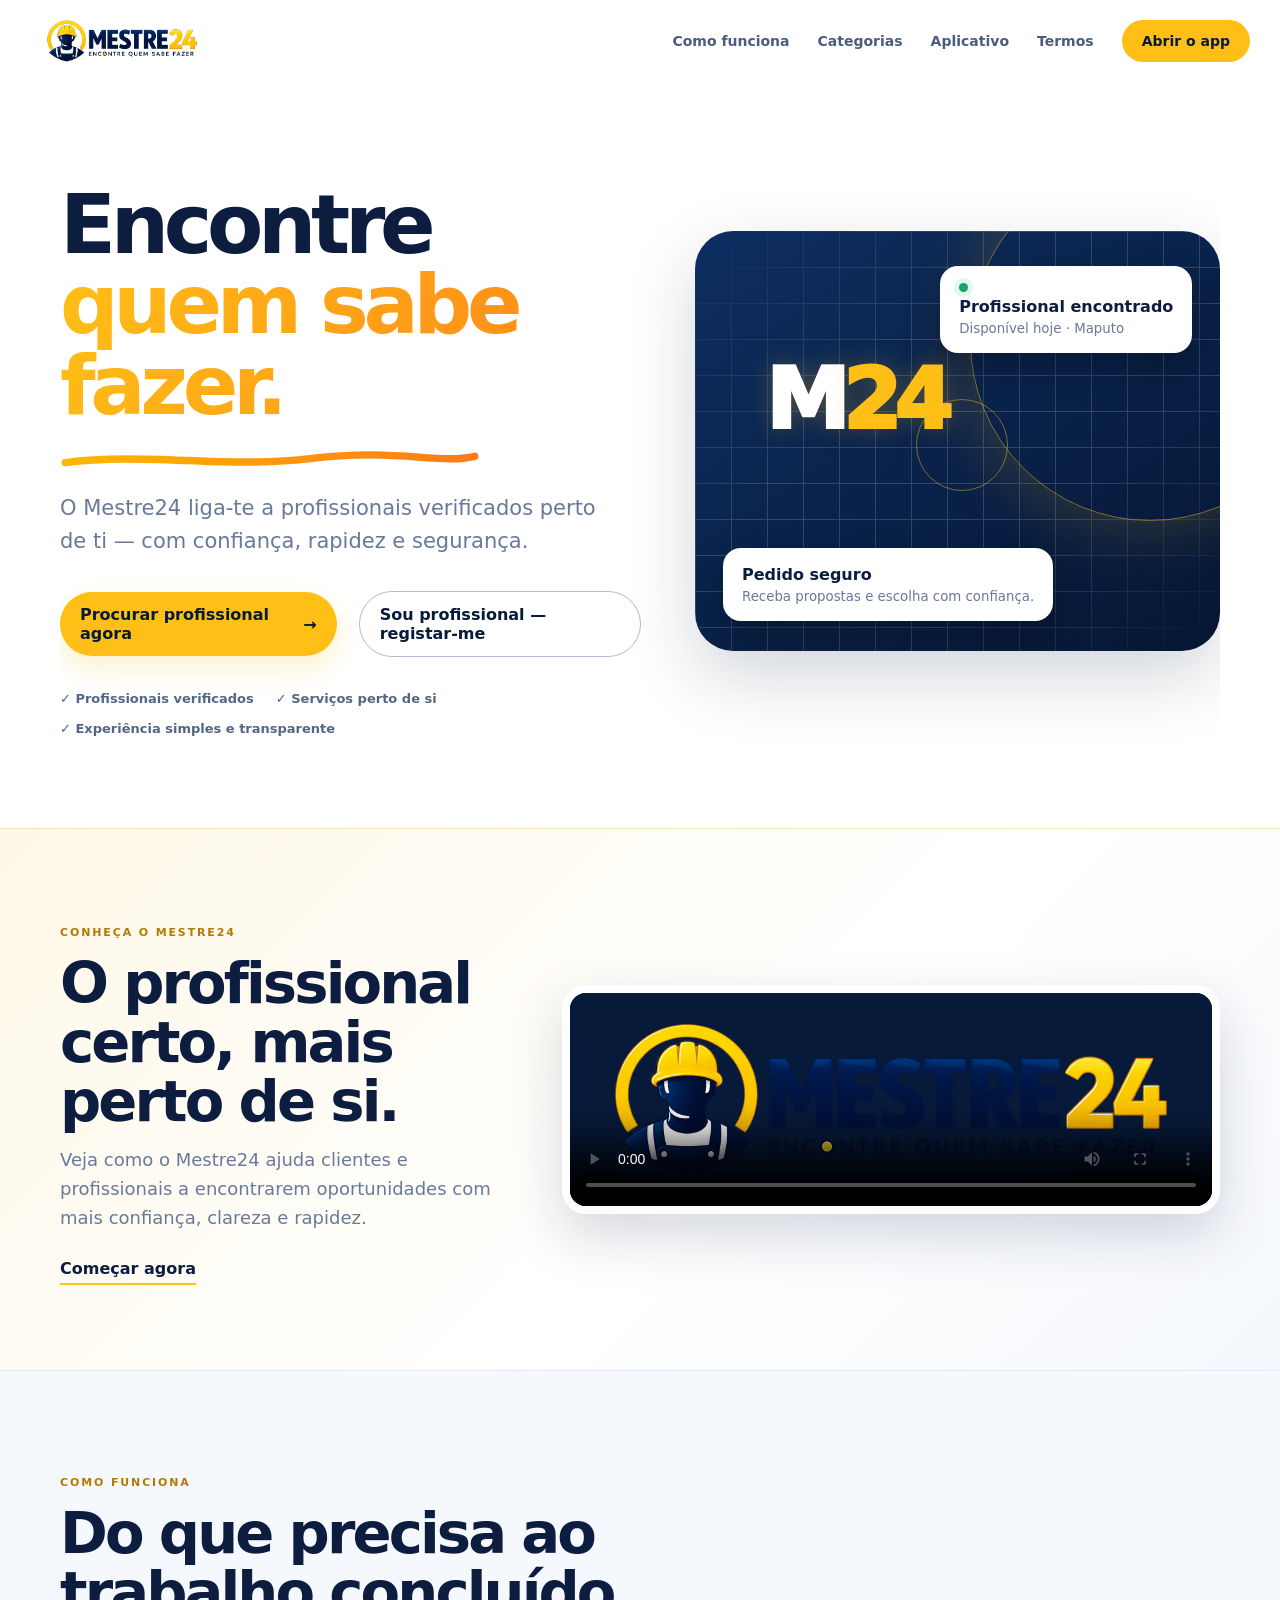
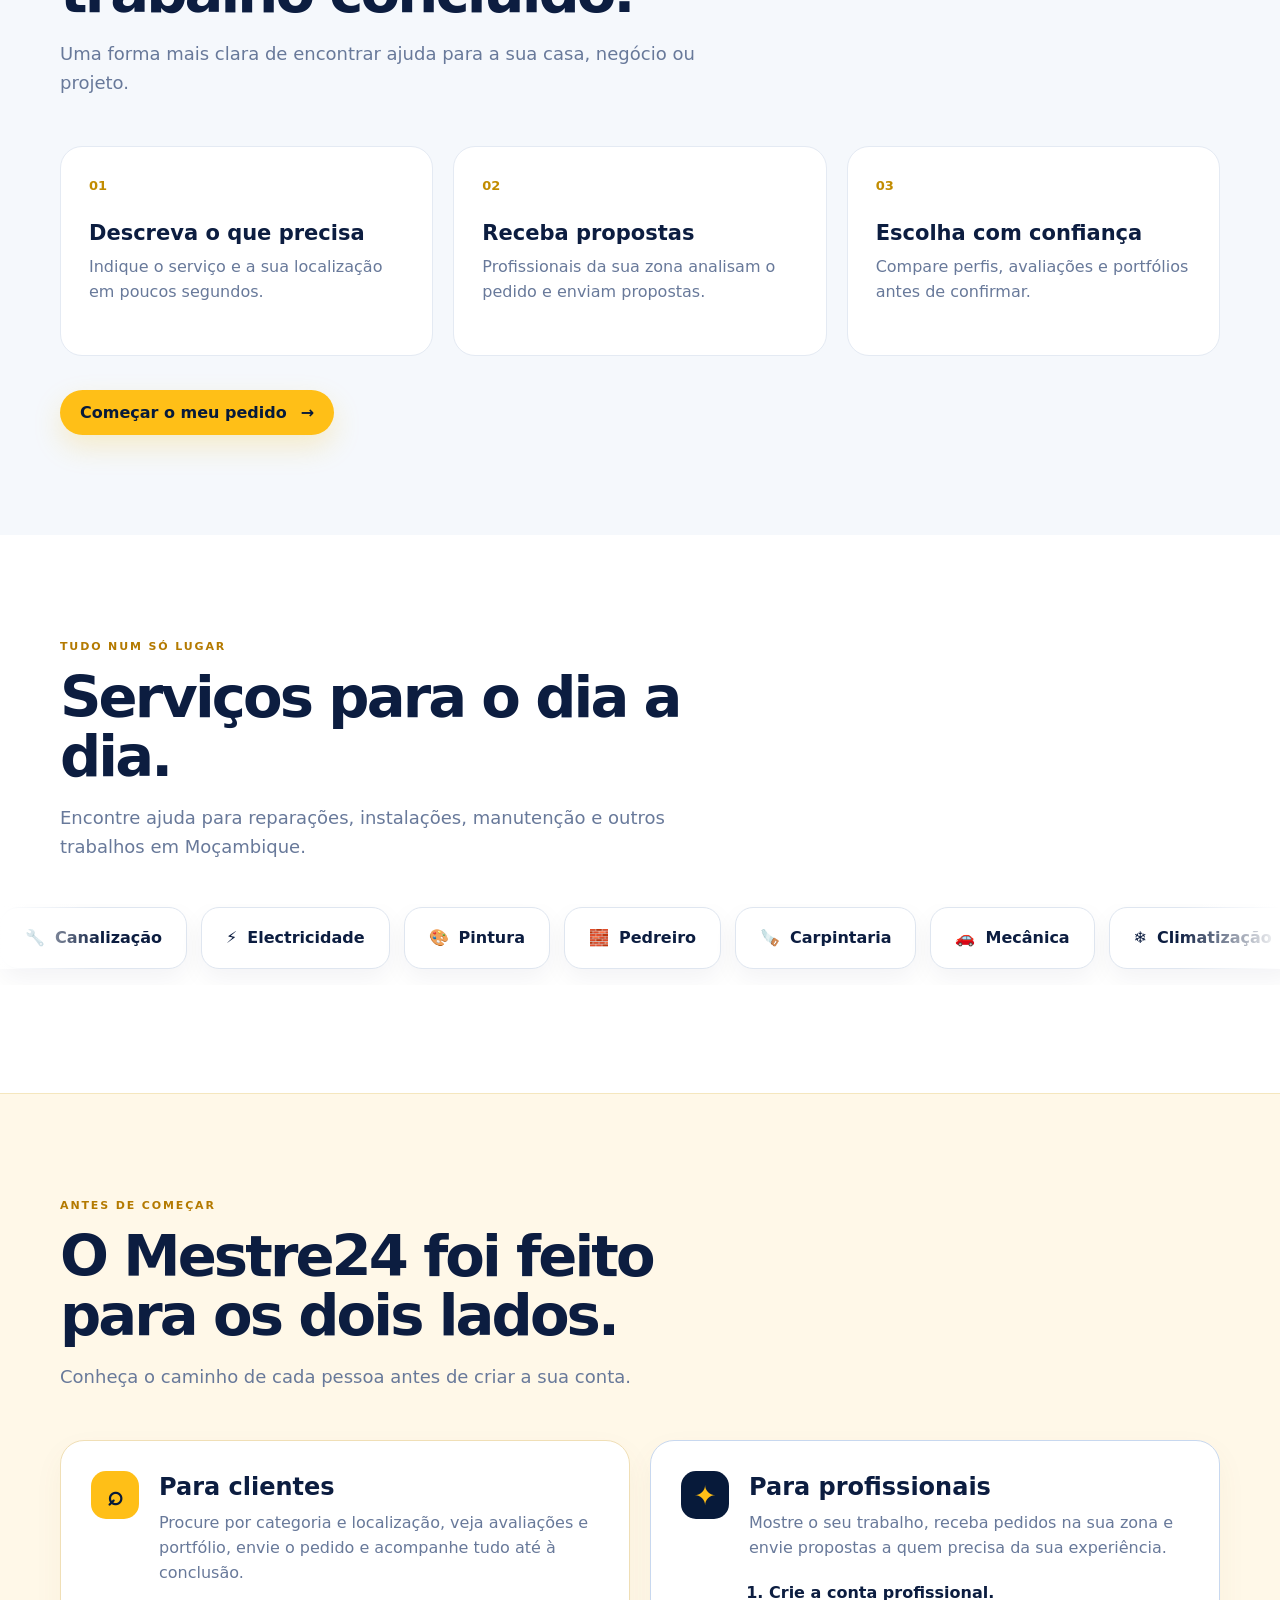
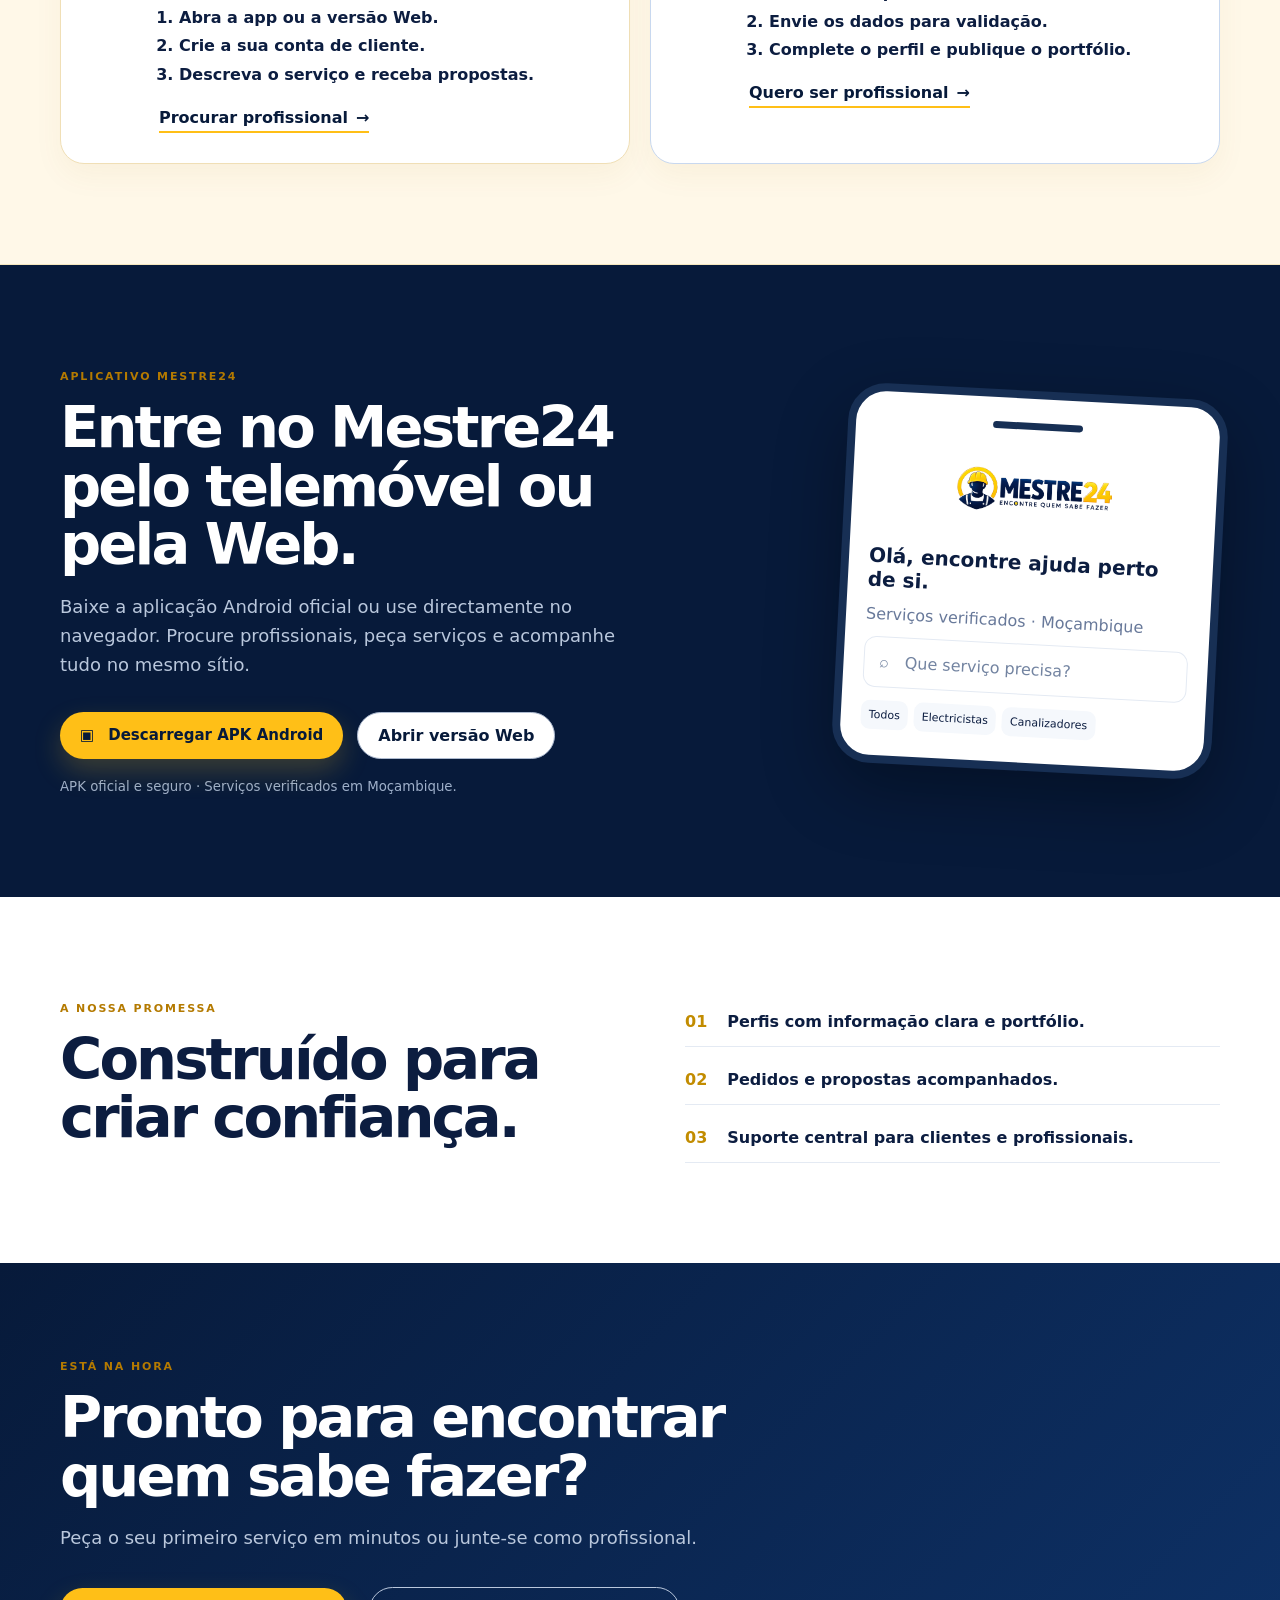
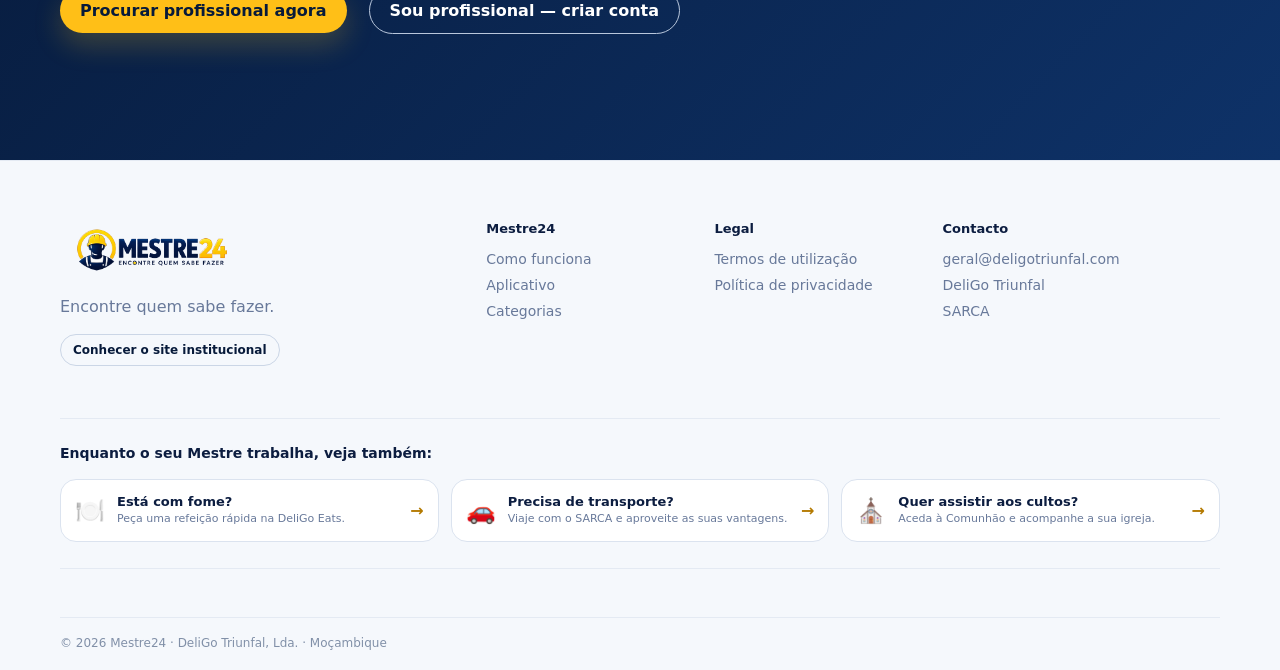
<file: index.html>
<!doctype html>
<html lang="pt-MZ">
  <head>
    <meta charset="UTF-8" />
    <meta name="viewport" content="width=device-width, initial-scale=1.0" />
    <meta name="description" content="Mestre24 conecta clientes a profissionais de confiança em Moçambique." />
    <meta name="theme-color" content="#071a3a" />
    <title>Mestre24 — Encontre quem sabe fazer</title>
    <link rel="icon" href="assets/logo-mestre24.png" />
    <link rel="stylesheet" href="styles.css" />
    <link rel="stylesheet" href="hero-animations.css" />
  </head>
  <body>
    <header class="site-header">
      <a class="brand" href="index.html" aria-label="Mestre24 início"><img src="assets/logo-mestre24.png" alt="Mestre24" /></a>
      <button class="menu-toggle" aria-label="Abrir menu" aria-expanded="false">☰</button>
      <nav class="nav-links" aria-label="Navegação principal">
        <a href="#como-funciona">Como funciona</a><a href="#categorias">Categorias</a><a href="#app">Aplicativo</a><a href="termos.html">Termos</a>
        <a class="nav-cta" href="app2/?mode=login">Abrir o app</a>
      </nav>
    </header>

    <main>
      <section class="hero section-shell hero-animated">
        <div class="hero-copy hero-content"><span class="eyebrow eyebrow-anim hero-reveal">MOÇAMBIQUE · SERVIÇOS LOCAIS</span><h1 class="hero-title hero-reveal">Encontre <span class="hl">quem sabe fazer.</span></h1><svg class="brush" viewBox="0 0 400 20" aria-hidden="true"><defs><linearGradient id="brushGrad" x1="0" x2="1"><stop offset="0" stop-color="#ffb703"/><stop offset="1" stop-color="#ff7a18"/></linearGradient></defs><path d="M5 12 C80 2, 160 18, 240 8 S360 14, 395 6"/></svg><p class="hero-lead hero-reveal">O Mestre24 liga-te a profissionais verificados perto de ti — com confiança, rapidez e segurança.</p><div class="hero-actions hero-reveal"><a class="button button-gold" href="app2/?mode=client-signup">Procurar profissional agora <span>→</span></a><a class="button button-outline" href="app2/?mode=professional-signup">Sou profissional — registar-me</a></div><div class="hero-proof hero-reveal"><span>✓ Profissionais verificados</span><span>✓ Serviços perto de si</span><span>✓ Experiência simples e transparente</span></div></div>
        <div class="hero-card hero-content"><div class="hero-grid-lines" aria-hidden="true"></div><div class="orb"></div><div class="hero-pulse"></div><div class="mini-card top"><span class="status-dot"></span><strong>Profissional encontrado</strong><small>Disponível hoje · Maputo</small></div><div class="worker-mark">M<span>24</span></div><div class="mini-card bottom"><strong>Pedido seguro</strong><small>Receba propostas e escolha com confiança.</small></div></div>
      </section>

      <section class="vinheta-section"><div class="section-shell vinheta-grid"><div class="vinheta-copy"><span class="eyebrow">CONHEÇA O MESTRE24</span><h2>O profissional certo, mais perto de si.</h2><p>Veja como o Mestre24 ajuda clientes e profissionais a encontrarem oportunidades com mais confiança, clareza e rapidez.</p><a class="text-link" href="#app">Começar agora</a></div><div class="vinheta-frame"><video controls preload="metadata" playsinline poster="assets/logo-mestre24.png" aria-label="Vídeo de apresentação do Mestre24"><source src="assets/mestre24-vinheta-premium.mp4" type="video/mp4" /><p>Não foi possível reproduzir o vídeo neste navegador. <a href="assets/mestre24-vinheta-premium.mp4">Abrir o vídeo directamente</a>.</p></video></div></div></section>

      <section id="como-funciona" class="light-section"><div class="section-shell"><div class="section-heading"><span class="eyebrow">COMO FUNCIONA</span><h2>Do que precisa ao trabalho concluído.</h2><p>Uma forma mais clara de encontrar ajuda para a sua casa, negócio ou projeto.</p></div><div class="steps"><article><b>01</b><h3>Descreva o que precisa</h3><p>Indique o serviço e a sua localização em poucos segundos.</p></article><article><b>02</b><h3>Receba propostas</h3><p>Profissionais da sua zona analisam o pedido e enviam propostas.</p></article><article><b>03</b><h3>Escolha com confiança</h3><p>Compare perfis, avaliações e portfólios antes de confirmar.</p></article></div><a class="button button-gold section-cta" href="app2/?mode=client-signup">Começar o meu pedido <span>→</span></a></div></section>

      <section id="categorias" class="categories"><div class="section-shell"><div class="section-heading"><span class="eyebrow">TUDO NUM SÓ LUGAR</span><h2>Serviços para o dia a dia.</h2><p>Encontre ajuda para reparações, instalações, manutenção e outros trabalhos em Moçambique.</p></div></div><div class="service-marquee" aria-label="Categorias de serviços"><div class="service-track"><div class="service-set"><span class="service-chip">🔧 <b>Canalização</b></span><span class="service-chip">⚡ <b>Electricidade</b></span><span class="service-chip">🎨 <b>Pintura</b></span><span class="service-chip">🧱 <b>Pedreiro</b></span><span class="service-chip">🪚 <b>Carpintaria</b></span><span class="service-chip">🚗 <b>Mecânica</b></span><span class="service-chip">❄️ <b>Climatização</b></span><span class="service-chip">✦ <b>E muito mais</b></span></div><div class="service-set" aria-hidden="true"><span class="service-chip">🔧 <b>Canalização</b></span><span class="service-chip">⚡ <b>Electricidade</b></span><span class="service-chip">🎨 <b>Pintura</b></span><span class="service-chip">🧱 <b>Pedreiro</b></span><span class="service-chip">🪚 <b>Carpintaria</b></span><span class="service-chip">🚗 <b>Mecânica</b></span><span class="service-chip">❄️ <b>Climatização</b></span><span class="service-chip">✦ <b>E muito mais</b></span></div></div></div></section>

      <section class="audience-section"><div class="section-shell"><div class="section-heading"><span class="eyebrow">ANTES DE COMEÇAR</span><h2>O Mestre24 foi feito para os dois lados.</h2><p>Conheça o caminho de cada pessoa antes de criar a sua conta.</p></div><div class="audience-grid"><article class="audience-card"><div class="audience-icon">⌕</div><div><h3>Para clientes</h3><p>Procure por categoria e localização, veja avaliações e portfólio, envie o pedido e acompanhe tudo até à conclusão.</p><ol><li>Abra a app ou a versão Web.</li><li>Crie a sua conta de cliente.</li><li>Descreva o serviço e receba propostas.</li></ol><a class="card-link" href="app2/?mode=client-signup">Procurar profissional <span>→</span></a></div></article><article class="audience-card professional"><div class="audience-icon">✦</div><div><h3>Para profissionais</h3><p>Mostre o seu trabalho, receba pedidos na sua zona e envie propostas a quem precisa da sua experiência.</p><ol><li>Crie a conta profissional.</li><li>Envie os dados para validação.</li><li>Complete o perfil e publique o portfólio.</li></ol><a class="card-link" href="app2/?mode=professional-signup">Quero ser profissional <span>→</span></a></div></article></div></div></section>

      <section id="app" class="app-section"><div class="section-shell app-grid"><div><span class="eyebrow">APLICATIVO MESTRE24</span><h2>Entre no Mestre24 pelo telemóvel ou pela Web.</h2><p>Baixe a aplicação Android oficial ou use directamente no navegador. Procure profissionais, peça serviços e acompanhe tudo no mesmo sítio.</p><div class="store-buttons"><a class="button button-gold download-button" href="app-release.apk"><span aria-hidden="true">▣</span> Descarregar APK Android</a><a class="button button-outline" href="app2/?mode=login">Abrir versão Web</a></div><small class="download-note">APK oficial e seguro · Serviços verificados em Moçambique.</small></div><div class="phone"><div class="phone-top"></div><img src="assets/logo-mestre24.png" alt="Aplicativo Mestre24" /><strong>Olá, encontre ajuda perto de si.</strong><span>Serviços verificados · Moçambique</span><div class="phone-search">⌕ &nbsp; Que serviço precisa?</div><div class="phone-row"><i>Todos</i><i>Electricistas</i><i>Canalizadores</i></div></div></div></section>

      <section class="trust section-shell"><div><span class="eyebrow">A NOSSA PROMESSA</span><h2>Construído para criar confiança.</h2></div><div class="trust-list"><p><strong>01</strong><span>Perfis com informação clara e portfólio.</span></p><p><strong>02</strong><span>Pedidos e propostas acompanhados.</span></p><p><strong>03</strong><span>Suporte central para clientes e profissionais.</span></p></div></section><section class="final-cta"><div class="section-shell"><span class="eyebrow">ESTÁ NA HORA</span><h2>Pronto para encontrar quem sabe fazer?</h2><p>Peça o seu primeiro serviço em minutos ou junte-se como profissional.</p><div class="hero-actions"><a class="button button-gold" href="app2/?mode=client-signup">Procurar profissional agora</a><a class="button button-outline" href="app2/?mode=professional-signup">Sou profissional — criar conta</a></div></div></section>
    </main>
    <footer><div class="section-shell footer-grid"><div><a class="brand" href="index.html"><img src="assets/logo-mestre24.png" alt="Mestre24" /></a><p>Encontre quem sabe fazer.</p><a class="institutional-link" href="https://www.deligotriunfal.site" target="_blank" rel="noreferrer">Conhecer o site institucional</a></div><div><strong>Mestre24</strong><a href="#como-funciona">Como funciona</a><a href="#app">Aplicativo</a><a href="#categorias">Categorias</a></div><div><strong>Legal</strong><a href="termos.html">Termos de utilização</a><a href="privacidade.html">Política de privacidade</a></div><div><strong>Contacto</strong><a href="mailto:geral@deligotriunfal.com">geral@deligotriunfal.com</a><a href="https://www.deligotriunfal.site" target="_blank" rel="noreferrer">DeliGo Triunfal</a><a href="https://www.sarca.com" target="_blank" rel="noreferrer">SARCA</a></div></div><div class="section-shell partner-links"><p><strong>Enquanto o seu Mestre trabalha, veja também:</strong></p><div class="partner-grid"><a href="https://www.deligoeats.com" target="_blank" rel="noreferrer"><span>🍽️</span><span><b>Está com fome?</b><small>Peça uma refeição rápida na DeliGo Eats.</small></span><em>→</em></a><a href="https://www.sarca.com" target="_blank" rel="noreferrer"><span>🚗</span><span><b>Precisa de transporte?</b><small>Viaje com o SARCA e aproveite as suas vantagens.</small></span><em>→</em></a><a href="https://www.comunhao.com" target="_blank" rel="noreferrer"><span>⛪</span><span><b>Quer assistir aos cultos?</b><small>Aceda à Comunhão e acompanhe a sua igreja.</small></span><em>→</em></a></div></div><div class="section-shell copyright">© 2026 Mestre24 · DeliGo Triunfal, Lda. · Moçambique</div></footer>
    <script src="script.js"></script>
  </body>
</html>
</file>
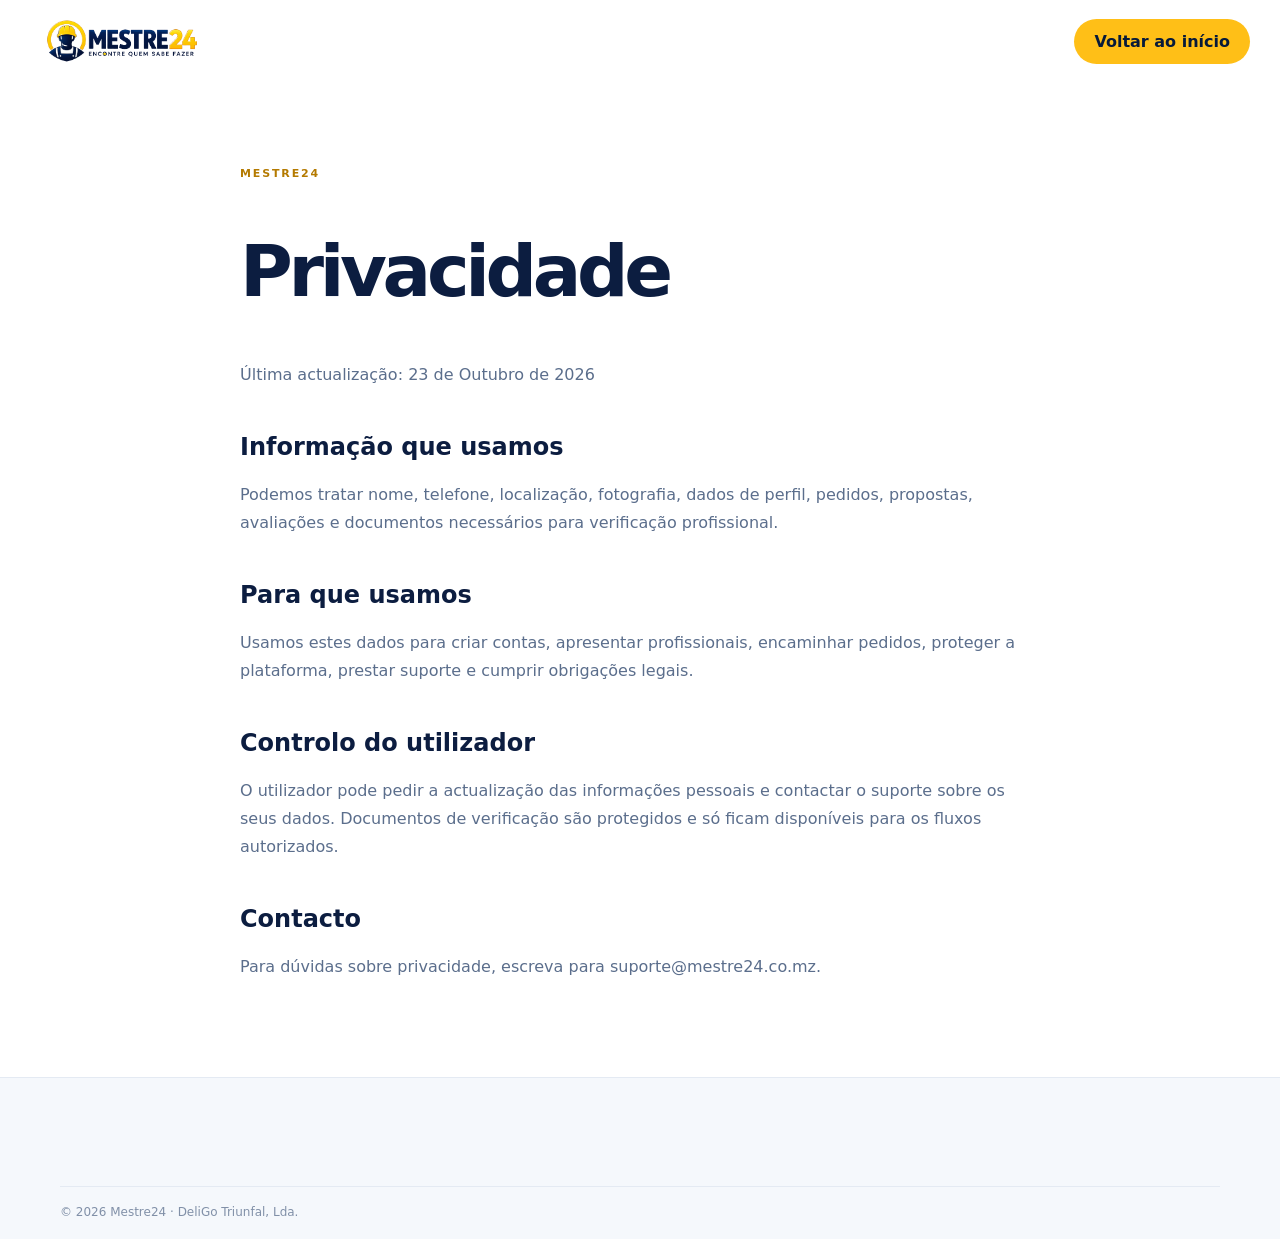
<file: privacidade.html>
<!doctype html><html lang="pt-MZ"><head><meta charset="UTF-8"><meta name="viewport" content="width=device-width,initial-scale=1"><title>Privacidade · Mestre24</title><link rel="stylesheet" href="styles.css"></head><body><header class="site-header"><a class="brand" href="index.html"><img src="assets/logo-mestre24.png" alt="Mestre24"></a><a class="nav-cta" href="index.html">Voltar ao início</a></header><main class="section-shell legal"><span class="eyebrow">MESTRE24</span><h1>Privacidade</h1><p>Última actualização: 23 de Outubro de 2026</p><h2>Informação que usamos</h2><p>Podemos tratar nome, telefone, localização, fotografia, dados de perfil, pedidos, propostas, avaliações e documentos necessários para verificação profissional.</p><h2>Para que usamos</h2><p>Usamos estes dados para criar contas, apresentar profissionais, encaminhar pedidos, proteger a plataforma, prestar suporte e cumprir obrigações legais.</p><h2>Controlo do utilizador</h2><p>O utilizador pode pedir a actualização das informações pessoais e contactar o suporte sobre os seus dados. Documentos de verificação são protegidos e só ficam disponíveis para os fluxos autorizados.</p><h2>Contacto</h2><p>Para dúvidas sobre privacidade, escreva para <a href="mailto:suporte@mestre24.co.mz">suporte@mestre24.co.mz</a>.</p></main><footer><div class="section-shell copyright">© 2026 Mestre24 · DeliGo Triunfal, Lda.</div></footer></body></html>
</file>
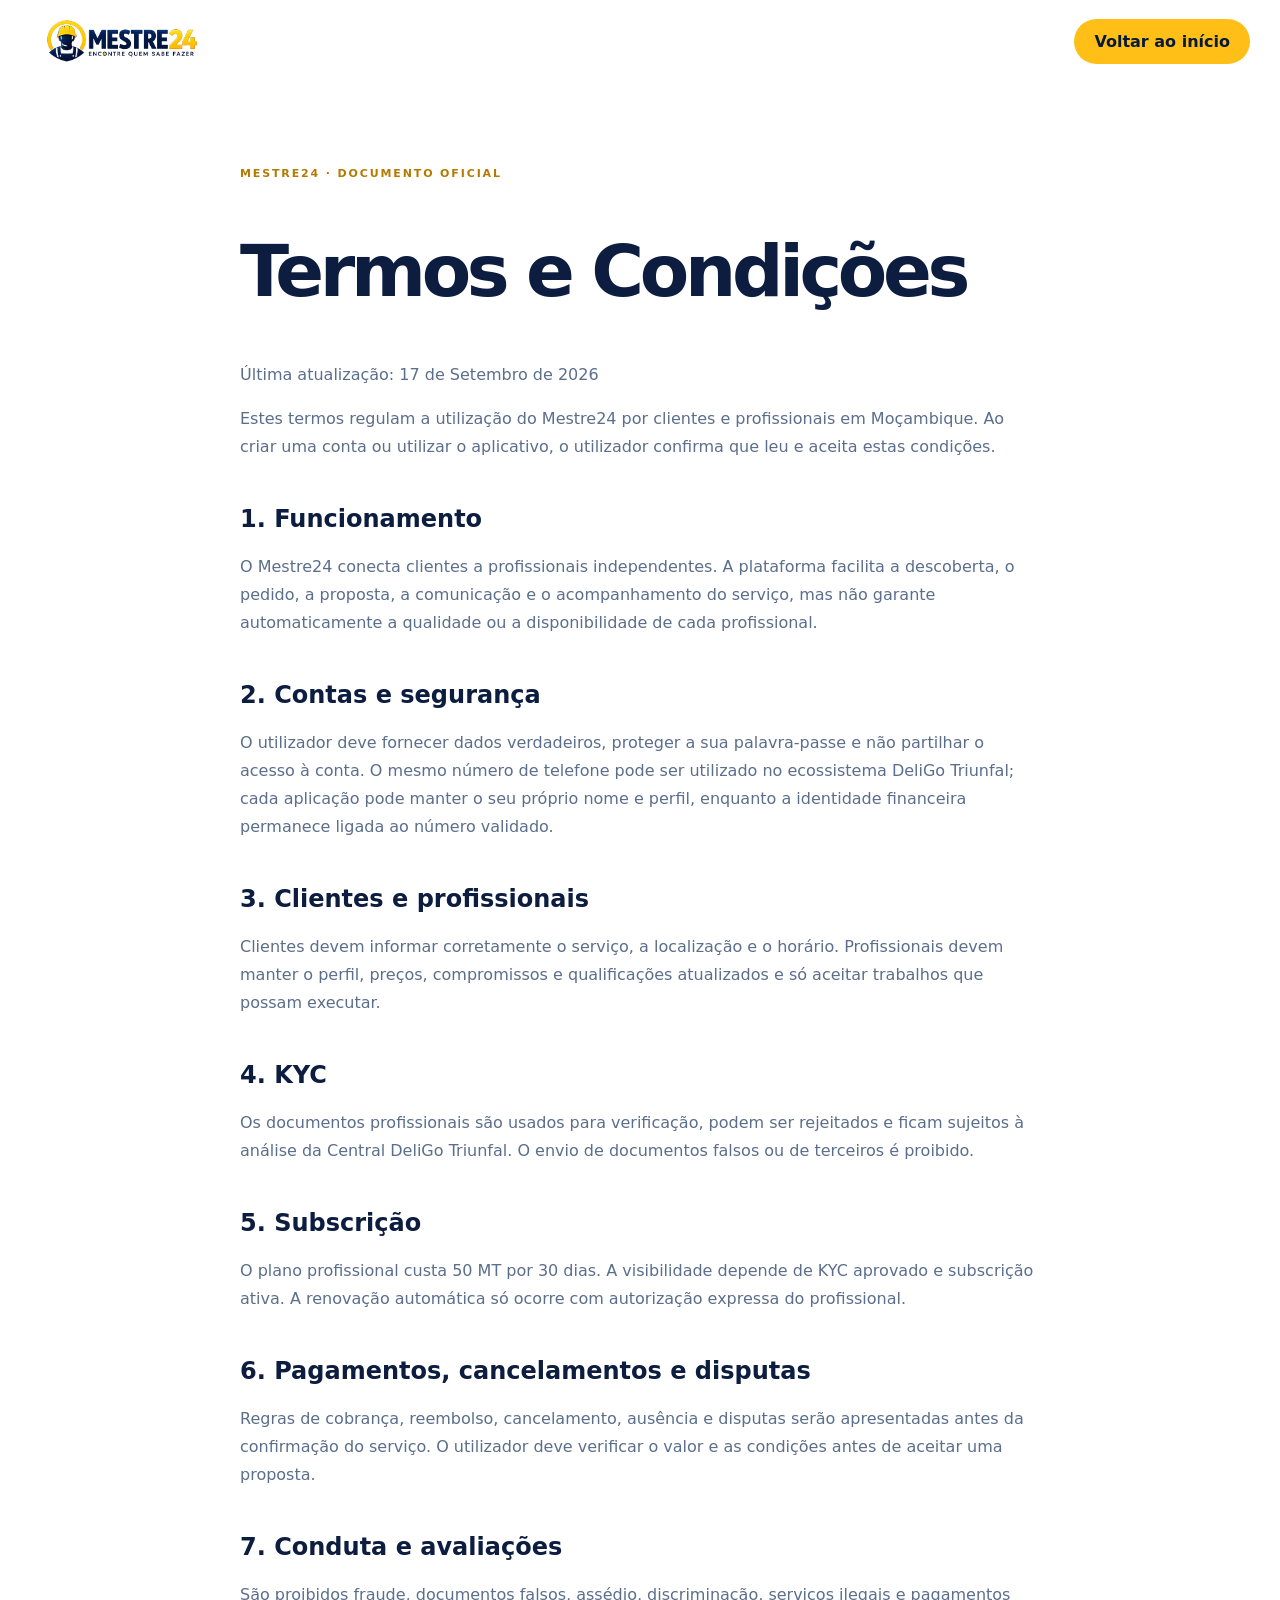
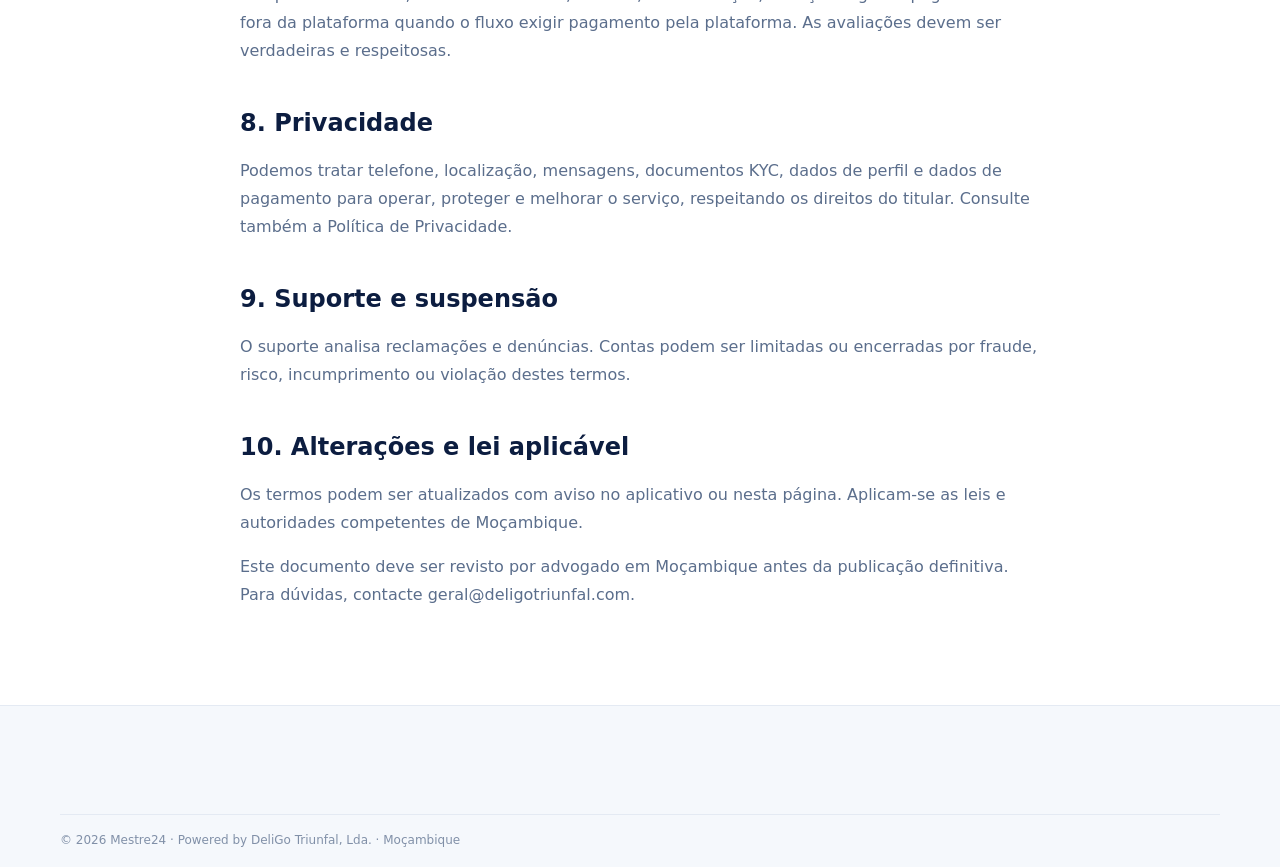
<file: termos.html>
<!doctype html>
<html lang="pt-MZ">
  <head>
    <meta charset="UTF-8" />
    <meta name="viewport" content="width=device-width, initial-scale=1" />
    <meta name="description" content="Termos e Condições do aplicativo Mestre24." />
    <title>Termos e Condições · Mestre24</title>
    <link rel="stylesheet" href="styles.css" />
  </head>
  <body>
    <header class="site-header">
      <a class="brand" href="index.html" aria-label="Mestre24 — página inicial">
        <img src="assets/logo-mestre24.png" alt="Mestre24" />
      </a>
      <a class="nav-cta" href="index.html">Voltar ao início</a>
    </header>

    <main class="section-shell legal">
      <span class="eyebrow">MESTRE24 · DOCUMENTO OFICIAL</span>
      <h1>Termos e Condições</h1>
      <p>Última atualização: 17 de Setembro de 2026</p>

      <p>
        Estes termos regulam a utilização do Mestre24 por clientes e profissionais
        em Moçambique. Ao criar uma conta ou utilizar o aplicativo, o utilizador
        confirma que leu e aceita estas condições.
      </p>

      <h2>1. Funcionamento</h2>
      <p>
        O Mestre24 conecta clientes a profissionais independentes. A plataforma
        facilita a descoberta, o pedido, a proposta, a comunicação e o
        acompanhamento do serviço, mas não garante automaticamente a qualidade ou
        a disponibilidade de cada profissional.
      </p>

      <h2>2. Contas e segurança</h2>
      <p>
        O utilizador deve fornecer dados verdadeiros, proteger a sua palavra-passe
        e não partilhar o acesso à conta. O mesmo número de telefone pode ser
        utilizado no ecossistema DeliGo Triunfal; cada aplicação pode manter o seu
        próprio nome e perfil, enquanto a identidade financeira permanece ligada
        ao número validado.
      </p>

      <h2>3. Clientes e profissionais</h2>
      <p>
        Clientes devem informar corretamente o serviço, a localização e o horário.
        Profissionais devem manter o perfil, preços, compromissos e qualificações
        atualizados e só aceitar trabalhos que possam executar.
      </p>

      <h2>4. KYC</h2>
      <p>
        Os documentos profissionais são usados para verificação, podem ser
        rejeitados e ficam sujeitos à análise da Central DeliGo Triunfal. O envio
        de documentos falsos ou de terceiros é proibido.
      </p>

      <h2>5. Subscrição</h2>
      <p>
        O plano profissional custa 50 MT por 30 dias. A visibilidade depende de
        KYC aprovado e subscrição ativa. A renovação automática só ocorre com
        autorização expressa do profissional.
      </p>

      <h2>6. Pagamentos, cancelamentos e disputas</h2>
      <p>
        Regras de cobrança, reembolso, cancelamento, ausência e disputas serão
        apresentadas antes da confirmação do serviço. O utilizador deve verificar
        o valor e as condições antes de aceitar uma proposta.
      </p>

      <h2>7. Conduta e avaliações</h2>
      <p>
        São proibidos fraude, documentos falsos, assédio, discriminação, serviços
        ilegais e pagamentos fora da plataforma quando o fluxo exigir pagamento
        pela plataforma. As avaliações devem ser verdadeiras e respeitosas.
      </p>

      <h2>8. Privacidade</h2>
      <p>
        Podemos tratar telefone, localização, mensagens, documentos KYC, dados de
        perfil e dados de pagamento para operar, proteger e melhorar o serviço,
        respeitando os direitos do titular. Consulte também a
        <a href="privacidade.html">Política de Privacidade</a>.
      </p>

      <h2>9. Suporte e suspensão</h2>
      <p>
        O suporte analisa reclamações e denúncias. Contas podem ser limitadas ou
        encerradas por fraude, risco, incumprimento ou violação destes termos.
      </p>

      <h2>10. Alterações e lei aplicável</h2>
      <p>
        Os termos podem ser atualizados com aviso no aplicativo ou nesta página.
        Aplicam-se as leis e autoridades competentes de Moçambique.
      </p>

      <p class="legal-note">
        Este documento deve ser revisto por advogado em Moçambique antes da
        publicação definitiva. Para dúvidas, contacte
        <a href="mailto:geral@deligotriunfal.com">geral@deligotriunfal.com</a>.
      </p>
    </main>

    <footer>
      <div class="section-shell copyright">
        © 2026 Mestre24 · Powered by DeliGo Triunfal, Lda. · Moçambique
      </div>
    </footer>
  </body>
</html>
</file>
<file: styles.css>
:root{--navy:#071a3a;--ink:#0c1d40;--muted:#68799a;--gold:#ffbf17;--pale:#f5f8fc;--line:#e4eaf3}*{box-sizing:border-box}html{scroll-behavior:smooth}body{margin:0;font-family:Inter,ui-sans-serif,system-ui,-apple-system,"Segoe UI",sans-serif;color:var(--ink);background:#fff}a{color:inherit;text-decoration:none}.section-shell{width:min(1160px,calc(100% - 48px));margin:auto}.site-header{height:82px;display:flex;align-items:center;justify-content:space-between;width:min(1220px,calc(100% - 48px));margin:auto}.brand img{display:block;width:184px;height:auto;max-height:58px;object-fit:contain}.nav-links{display:flex;align-items:center;gap:28px;font-size:14px;font-weight:700;color:#4b5d7d}.nav-links a:hover{color:var(--navy)}.nav-cta,.button{border-radius:999px;padding:13px 20px;font-weight:800;display:inline-flex;align-items:center;gap:14px}.nav-cta{background:var(--gold);color:var(--navy)}.menu-toggle{display:none;border:0;background:transparent;font-size:26px;color:var(--navy)}.hero{min-height:640px;display:grid;grid-template-columns:1.05fr .95fr;gap:54px;align-items:center;padding:64px 0 92px}.eyebrow{font-size:11px;letter-spacing:.17em;font-weight:900;color:#b47a00}.hero h1{font-size:clamp(48px,7vw,82px);line-height:.98;letter-spacing:-.065em;margin:20px 0 24px;max-width:650px}.hero-lead{font-size:21px;line-height:1.55;color:var(--muted);max-width:560px}.hero-actions{display:flex;gap:22px;align-items:center;margin:34px 0}.button-gold{background:var(--gold);color:var(--navy);box-shadow:0 12px 28px #f6bd1e38}.button-outline{border:1px solid #aebbd0;color:var(--navy);background:#fff}.text-link{font-weight:800;border-bottom:2px solid var(--gold);padding-bottom:5px}.hero-proof{display:flex;flex-wrap:wrap;gap:15px 22px;color:#526784;font-size:13px;font-weight:700}.hero-card{height:420px;border-radius:38px;background:linear-gradient(145deg,#0d2e61,#061633);position:relative;overflow:hidden;box-shadow:0 26px 70px #071a3a2e}.orb{position:absolute;width:360px;height:360px;border:1px solid #ffbf1780;border-radius:50%;right:-110px;top:-70px;box-shadow:0 0 70px #ffbf1738}.worker-mark{position:absolute;left:70px;top:120px;color:#fff;font-size:84px;font-weight:950;letter-spacing:-.08em}.worker-mark span{color:var(--gold)}.mini-card{position:absolute;background:#fff;border-radius:18px;padding:17px 19px;display:grid;gap:5px;box-shadow:0 15px 35px #0004;min-width:210px}.mini-card small{color:var(--muted)}.mini-card.top{right:28px;top:35px}.mini-card.bottom{left:28px;bottom:30px}.status-dot{width:9px;height:9px;border-radius:50%;background:#16a368;display:inline-block;box-shadow:0 0 0 5px #16a3681c}.light-section{background:var(--pale);padding:100px 0}.section-heading{max-width:650px}.section-heading h2,.app-section h2,.trust h2{font-size:clamp(34px,4.5vw,58px);line-height:1.02;letter-spacing:-.05em;margin:15px 0}.section-heading p,.app-section p{color:var(--muted);font-size:18px;line-height:1.6}.steps{display:grid;grid-template-columns:repeat(3,1fr);gap:20px;margin-top:48px}.steps article{background:#fff;border:1px solid var(--line);border-radius:22px;padding:28px;min-height:210px}.steps b{color:#c28c00;font-size:13px}.steps h3{font-size:21px;margin:27px 0 10px}.steps p{color:var(--muted);line-height:1.55;margin:0}.categories{padding:100px 0}.category-grid{display:grid;grid-template-columns:repeat(4,1fr);gap:14px;margin-top:40px}.category-grid span{padding:22px;border:1px solid var(--line);border-radius:16px;background:#fff;font-weight:800;box-shadow:0 8px 24px #071a3a08}.app-section{background:var(--navy);color:#fff;padding:100px 0}.app-grid{display:grid;grid-template-columns:1fr 380px;gap:100px;align-items:center}.app-section h2{max-width:620px}.app-section p{color:#b9c7dc;max-width:590px}.store-buttons{display:flex;gap:14px;flex-wrap:wrap;margin-top:32px}.phone{background:#fff;color:var(--ink);border:8px solid #172f54;border-radius:38px;padding:24px 20px 26px;box-shadow:0 25px 70px #0005;display:grid;gap:13px;transform:rotate(3deg)}.phone-top{width:90px;height:7px;background:#172f54;border-radius:9px;margin:auto}.phone img{width:180px;height:75px;object-fit:contain;margin:10px auto}.phone strong{font-size:20px}.phone span{color:var(--muted)}.phone-search{padding:15px;border:1px solid var(--line);border-radius:12px;color:#7384a1}.phone-row{display:flex;gap:6px}.phone-row i{font-style:normal;font-size:11px;background:#f5f8fc;padding:8px;border-radius:9px}.trust{display:grid;grid-template-columns:1fr 1fr;gap:90px;padding:100px 0}.trust-list{display:grid;gap:8px}.trust-list p{display:flex;gap:20px;border-bottom:1px solid var(--line);padding:15px 0;margin:0}.trust-list strong{color:#c28c00}.trust-list span{font-weight:750}footer{background:#f5f8fc;border-top:1px solid var(--line);padding:60px 0 20px}.footer-grid{display:grid;grid-template-columns:2fr 1fr 1fr 1.4fr;gap:30px}.footer-grid>div{display:grid;align-content:start;gap:10px}.footer-grid .brand{margin-bottom:8px}.footer-grid p{color:var(--muted);margin:0}.footer-grid strong{font-size:13px;margin-bottom:5px}.footer-grid a:not(.brand){font-size:14px;color:var(--muted)}.copyright{border-top:1px solid var(--line);margin-top:48px;padding-top:18px;color:#8190a8;font-size:12px}.legal{max-width:800px;padding:80px 0}.legal h1{font-size:clamp(42px,6vw,72px);letter-spacing:-.06em}.legal h2{margin-top:44px}.legal p,.legal li{color:#5b6e8c;line-height:1.75}.legal ul{padding-left:22px}@media(max-width:760px){.section-shell,.site-header{width:min(100% - 32px,600px)}.site-header{height:70px}.brand img{width:150px}.menu-toggle{display:block}.nav-links{position:absolute;display:none;top:70px;left:16px;right:16px;background:#fff;padding:18px;border:1px solid var(--line);border-radius:18px;box-shadow:0 20px 45px #071a3a22;z-index:2;flex-direction:column;align-items:stretch}.nav-links.open{display:flex}.nav-cta{text-align:center;justify-content:center}.hero{grid-template-columns:1fr;padding:45px 0 70px;gap:38px}.hero h1{font-size:56px}.hero-lead{font-size:18px}.hero-card{height:300px}.worker-mark{left:36px;top:82px;font-size:60px}.mini-card{min-width:0;font-size:12px;padding:13px}.mini-card.top{right:15px;top:18px}.mini-card.bottom{left:15px;bottom:15px}.steps,.app-grid,.trust{grid-template-columns:1fr;gap:38px}.light-section,.categories,.app-section,.trust{padding:70px 0}.category-grid{grid-template-columns:repeat(2,1fr)}.category-grid span{padding:16px;font-size:13px}.phone{width:min(100%,330px);margin:auto}.footer-grid{grid-template-columns:repeat(2,1fr)}.footer-grid>div:first-child{grid-column:1/-1}.hero-actions{align-items:flex-start;flex-direction:column}}
.download-note{display:block;color:#9fb0ca;margin-top:18px;line-height:1.5}
.audience-section{background:#fff8e8;padding:100px 0;border-top:1px solid #f5e7be;border-bottom:1px solid #f5e7be}.audience-grid{display:grid;grid-template-columns:repeat(2,1fr);gap:20px;margin-top:48px}.audience-card{background:#fff;border:1px solid #f0dfb6;border-radius:24px;padding:30px;display:grid;grid-template-columns:auto 1fr;gap:20px;box-shadow:0 12px 30px #8d650d0d}.audience-card.professional{border-color:#c8d8ef}.audience-icon{width:48px;height:48px;border-radius:15px;display:grid;place-items:center;background:var(--gold);color:var(--navy);font-size:27px;font-weight:900}.professional .audience-icon{background:var(--navy);color:var(--gold)}.audience-card h3{font-size:24px;margin:2px 0 10px}.audience-card p{color:var(--muted);line-height:1.55;margin:0}.audience-card ol{color:var(--ink);line-height:1.8;margin:18px 0 0;padding-left:20px;font-weight:700}.institutional-link{display:inline-flex!important;justify-self:start;margin-top:8px;padding:8px 12px;border:1px solid #cbd6e6;border-radius:999px;color:var(--navy)!important;font-size:12px!important;font-weight:800}.institutional-link:hover{border-color:var(--gold);background:#fff}
.partner-links{margin-top:52px;padding:26px 0;border-top:1px solid var(--line);border-bottom:1px solid var(--line)}.partner-links>p{margin:0 0 18px;color:var(--ink);font-size:14px}.partner-grid{display:grid;grid-template-columns:repeat(3,1fr);gap:12px}.partner-grid a{display:grid;grid-template-columns:auto 1fr auto;align-items:center;gap:12px;padding:14px;border:1px solid #dbe3ef;border-radius:16px;background:#fff;color:var(--ink);transition:transform .2s,border-color .2s,box-shadow .2s}.partner-grid a:hover{transform:translateY(-2px);border-color:var(--gold);box-shadow:0 8px 20px #071a3a12}.partner-grid a>span:first-child{font-size:24px}.partner-grid b,.partner-grid small{display:block}.partner-grid b{font-size:13px}.partner-grid small{color:var(--muted);font-size:11px;line-height:1.35;margin-top:3px}.partner-grid em{font-style:normal;color:#b47a00;font-weight:900}
@media(max-width:760px){.audience-section{padding:70px 0}.audience-grid{grid-template-columns:1fr;margin-top:32px}.audience-card{padding:22px;gap:14px}.audience-card h3{font-size:21px}}
.vinheta-section{background:linear-gradient(135deg,#fff8e8 0%,#fff 58%,#f5f8fc 100%);padding:92px 0;border-top:1px solid #f5e7be;border-bottom:1px solid var(--line)}.vinheta-grid{display:grid;grid-template-columns:.8fr 1.2fr;gap:64px;align-items:center}.vinheta-copy h2{font-size:clamp(34px,4.5vw,58px);line-height:1.02;letter-spacing:-.05em;margin:15px 0}.vinheta-copy p{color:var(--muted);font-size:18px;line-height:1.6;max-width:450px;margin:0 0 26px}.vinheta-frame{background:var(--navy);border:8px solid #fff;border-radius:24px;overflow:hidden;box-shadow:0 22px 55px #071a3a2b}.vinheta-frame video{display:block;width:100%;height:auto;max-height:430px;object-fit:cover;background:#071a3a}.vinheta-frame video p{color:#fff;padding:22px;line-height:1.5}.vinheta-frame video a{color:var(--gold);font-weight:800}.section-cta{margin-top:34px}.card-link{display:inline-flex;gap:8px;align-items:center;margin-top:18px;color:var(--navy);font-weight:850;border-bottom:2px solid var(--gold);padding-bottom:4px}.download-button{font-size:15px}.final-cta{background:linear-gradient(135deg,#071a3a,#0e3268);color:#fff;padding:92px 0}.final-cta h2{font-size:clamp(34px,4.5vw,58px);line-height:1.02;letter-spacing:-.05em;max-width:700px;margin:15px 0}.final-cta p{color:#b9c7dc;font-size:18px;line-height:1.6}.final-cta .button-outline{background:transparent;border-color:#b9c7dc;color:#fff}@media(max-width:760px){.vinheta-section{padding:70px 0}.vinheta-grid{grid-template-columns:1fr;gap:32px}.vinheta-frame{border-width:5px;border-radius:18px}.vinheta-frame video{max-height:none}.final-cta{padding:70px 0}.final-cta .hero-actions{gap:14px}.final-cta .button{width:100%;justify-content:center}.card-link{margin-top:14px}}
@media(max-width:760px){.partner-links{margin-top:38px}.partner-grid{grid-template-columns:1fr}.partner-grid a{padding:13px}}

/* Faixa contínua de serviços: ocupa toda a largura sem elementos decorativos no fundo. */
.categories{padding:100px 0 108px;overflow:hidden}
.service-marquee{width:100%;margin-top:42px;overflow:hidden;position:relative;padding:3px 0 16px}
.service-marquee::before,.service-marquee::after{content:"";position:absolute;z-index:1;top:0;bottom:16px;width:clamp(24px,8vw,150px);pointer-events:none}
.service-marquee::before{left:0;background:linear-gradient(90deg,#fff,transparent)}
.service-marquee::after{right:0;background:linear-gradient(270deg,#fff,transparent)}
.service-track{display:flex;width:max-content;animation:serviceMarquee 32s linear infinite}
.service-set{display:flex;gap:14px;padding-right:14px}
.service-chip{display:inline-flex;align-items:center;gap:10px;min-height:62px;padding:0 24px;border:1px solid #dfe6f0;border-radius:18px;background:#fff;color:var(--ink);font-size:16px;white-space:nowrap;box-shadow:0 10px 26px #071a3a0d;transition:transform .2s ease,border-color .2s ease,box-shadow .2s ease}
.service-chip:hover{transform:translateY(-3px);border-color:var(--gold);box-shadow:0 14px 30px #071a3a16}
.service-chip:first-letter{font-size:22px}
@keyframes serviceMarquee{from{transform:translateX(0)}to{transform:translateX(-50%)}}
@media(max-width:760px){.categories{padding:70px 0}.service-marquee{margin-top:32px}.service-chip{min-height:54px;padding:0 18px;font-size:14px;border-radius:15px}.service-track{animation-duration:27s}}
@media(prefers-reduced-motion:reduce){.service-track{animation:none}.service-marquee{overflow-x:auto}}

/* Interações de clique e hero limpo. */
.hero-copy::before,.hero-copy::after{content:none!important;display:none!important}
.button,.nav-cta,.card-link,.text-link,.service-chip,.steps article,.audience-card,.partner-grid a{position:relative;overflow:hidden;transform-origin:center;transition:transform .18s ease,box-shadow .18s ease}
.button:active,.nav-cta:active,.card-link:active,.text-link:active,.service-chip:active,.steps article:active,.audience-card:active,.partner-grid a:active{transform:scale(.98)}
.click-pulse{animation:clickPulse .42s ease-out both}
.click-ripple{position:absolute;pointer-events:none;border-radius:50%;background:rgba(255,255,255,.46);transform:scale(0);animation:clickRipple .52s ease-out forwards}
@keyframes clickPulse{0%{filter:brightness(1)}45%{filter:brightness(1.1)}100%{filter:brightness(1)}}
@keyframes clickRipple{to{opacity:0;transform:scale(1)}}
@media(prefers-reduced-motion:reduce){.click-pulse{animation:none}.click-ripple{display:none}.button,.nav-cta,.card-link,.text-link,.service-chip,.steps article,.audience-card,.partner-grid a{transition:none}}
</file>
<file: hero-animations.css>
/* Animações do hero Mestre24, inspiradas na referência enviada. */
.hero-animated{position:relative;isolation:isolate;overflow:hidden}
.hero-content{position:relative;z-index:1}
.hero-title span{display:inline-block;background:linear-gradient(110deg,#ffbf17,#ff8d18,#ffd45b,#ffbf17);background-size:260% 100%;-webkit-background-clip:text;background-clip:text;color:transparent;animation:heroShine 5s linear infinite}
.hero-reveal{opacity:0;transform:translateY(18px);animation:heroReveal .8s cubic-bezier(.2,.8,.2,1) forwards}
.hero-reveal:nth-child(1){animation-delay:.08s}.hero-reveal:nth-child(2){animation-delay:.18s}.hero-reveal:nth-child(3){animation-delay:.3s}.hero-reveal:nth-child(4){animation-delay:.42s}.hero-reveal:nth-child(5){animation-delay:.55s}
@keyframes heroReveal{to{opacity:1;transform:none}}
@keyframes heroShine{to{background-position:-260% 0}}
.hero-ambient{position:absolute;inset:-30px;z-index:0;pointer-events:none;overflow:hidden;background:radial-gradient(circle at 50% 45%,#ffbf1712,transparent 36%)}
.hero-ambient::before,.hero-ambient::after{content:"";position:absolute;width:260px;height:260px;border:1px solid #ffbf172e;border-radius:50%;animation:ambientOrbit 13s linear infinite}
.hero-ambient::before{right:-80px;top:20px}.hero-ambient::after{left:-120px;bottom:-140px;width:340px;height:340px;animation-direction:reverse}
@keyframes ambientOrbit{to{transform:rotate(360deg) translateX(18px) rotate(-360deg)}}
.ambient-tool{position:absolute;display:grid;place-items:center;width:52px;height:52px;border-radius:16px;background:#fff;border:1px solid #e4eaf3;box-shadow:0 12px 25px #071a3a17;font-size:25px;animation:toolFloat 4.5s ease-in-out infinite alternate}
.tool-one{left:4%;top:18%;animation-delay:.3s}.tool-two{right:5%;top:12%;animation-delay:1.1s}.tool-three{right:11%;bottom:9%;animation-delay:1.8s}
@keyframes toolFloat{from{transform:translateY(3px) rotate(-7deg)}to{transform:translateY(-15px) rotate(7deg)}}
.ambient-dot{position:absolute;width:7px;height:7px;background:var(--gold);border-radius:50%;box-shadow:0 0 0 8px #ffbf1720,0 0 24px #ffbf17;animation:dotPulse 2.4s ease-in-out infinite}.dot-one{left:35%;top:16%}.dot-two{right:38%;bottom:13%;animation-delay:1.2s}
@keyframes dotPulse{50%{transform:scale(.55);opacity:.55}}
.hero-card{animation:cardIn 1s cubic-bezier(.2,.8,.2,1) .18s both;transform-origin:center}
@keyframes cardIn{from{opacity:0;transform:translateX(24px) scale(.96)}to{opacity:1;transform:none}}
.hero-grid-lines{position:absolute;inset:0;opacity:.16;background-image:linear-gradient(#fff 1px,transparent 1px),linear-gradient(90deg,#fff 1px,transparent 1px);background-size:36px 36px;mask-image:linear-gradient(135deg,transparent,#000 35%,#000 68%,transparent);animation:gridDrift 14s linear infinite}
@keyframes gridDrift{to{background-position:36px 36px}}
.hero-pulse{position:absolute;left:42%;top:40%;width:92px;height:92px;border:1px solid #ffbf1775;border-radius:50%;animation:pulseRing 3.2s ease-out infinite}
@keyframes pulseRing{0%{transform:scale(.5);opacity:0}25%{opacity:.8}100%{transform:scale(3.2);opacity:0}}
.worker-mark{animation:markFloat 4s ease-in-out infinite alternate;text-shadow:0 0 25px #ffbf1740}
@keyframes markFloat{to{transform:translateY(-8px)}}
.mini-card{animation:miniFloat 4s ease-in-out infinite alternate}.mini-card.bottom{animation-delay:1.1s}
@keyframes miniFloat{to{transform:translateY(-7px)}}
.category-chip{transition:transform .25s ease,box-shadow .25s ease,border-color .25s ease;animation:chipFloat 4s ease-in-out infinite alternate}.category-chip:nth-child(2n){animation-delay:.35s}.category-chip:nth-child(3n){animation-delay:.7s}.category-chip:hover{transform:translateY(-6px);border-color:#ffbf17;box-shadow:0 16px 30px #071a3a14}
@keyframes chipFloat{to{transform:translateY(-4px)}}
@media(max-width:760px){.hero-ambient{inset:-10px}.ambient-tool{width:40px;height:40px;font-size:19px}.tool-one{left:0;top:9%}.tool-two{right:0;top:5%}.tool-three{right:2%;bottom:5%}.dot-one{left:25%;top:12%}.dot-two{right:25%;bottom:10%}.hero-card{animation-delay:.1s}.hero-pulse{left:38%;top:38%}}
@media(prefers-reduced-motion:reduce){.hero-reveal,.hero-card{opacity:1;transform:none;animation:none}.hero-title span,.ambient-tool,.ambient-dot,.hero-grid-lines,.hero-pulse,.worker-mark,.mini-card,.category-chip{animation:none}.hero-ambient::before,.hero-ambient::after{animation:none}}

/* Trabalhadores SVG no fundo do hero */
.m24-workers{position:absolute;inset:0;z-index:0;pointer-events:none;overflow:hidden}.m24-workers::after{content:"";position:absolute;inset:0;background:radial-gradient(ellipse 55% 50% at 50% 48%,rgba(255,255,255,.92) 0%,rgba(255,255,255,.62) 55%,rgba(255,255,255,0) 100%)}
.m24-workers .w{position:absolute;width:var(--s,140px);opacity:.25;animation:wFloat var(--fd,7s) ease-in-out var(--dl,0s) infinite alternate;filter:drop-shadow(0 10px 18px rgba(7,26,58,.2))}.m24-workers .w svg{width:100%;height:auto;display:block;overflow:visible}.m24-workers .arm{transform-box:view-box;transform-origin:80px 60px}.m24-workers .swing{animation:swing 1.2s ease-in-out infinite alternate}.m24-workers .bob{animation:bob 1s ease-in-out infinite alternate}.m24-workers .drip{animation:drip 1.6s ease-in infinite}.m24-workers .glow{animation:glow 1.1s ease-in-out infinite alternate}.m24-workers .spark{animation:spark .9s steps(2,end) infinite}.m24-workers .roller{animation:roller 1.6s ease-in-out infinite alternate}.m24-workers .paint{transform-box:fill-box;transform-origin:top;animation:paint 1.6s ease-in-out infinite alternate}.m24-workers .brick{animation:brick 2.4s ease-in-out infinite}.m24-workers .saw{animation:saw .6s ease-in-out infinite alternate}.m24-workers .dust{animation:dust 1.2s ease-out infinite}.m24-workers .wheel,.m24-workers .flake,.m24-workers .fan{transform-box:fill-box;transform-origin:center;animation:spin 2.4s linear infinite}.m24-workers .fan{animation-duration:.8s}
@keyframes wFloat{from{transform:translateY(-6px)}to{transform:translateY(8px)}}@keyframes swing{from{transform:rotate(-22deg)}to{transform:rotate(18deg)}}@keyframes bob{from{transform:rotate(-8deg)}to{transform:rotate(8deg)}}@keyframes drip{0%{transform:translateY(0);opacity:0}15%{opacity:1}100%{transform:translateY(26px);opacity:0}}@keyframes glow{from{opacity:.35}to{opacity:1}}@keyframes spark{0%{opacity:0}50%{opacity:1}100%{opacity:0}}@keyframes roller{from{transform:translateY(0)}to{transform:translateY(34px)}}@keyframes paint{from{transform:scaleY(.02)}to{transform:scaleY(1)}}@keyframes brick{0%{transform:translateY(-30px);opacity:0}30%{opacity:1}55%,100%{transform:translateY(0);opacity:1}}@keyframes saw{from{transform:translateX(-10px)}to{transform:translateX(10px)}}@keyframes dust{0%{transform:translate(0,0);opacity:1}100%{transform:translate(8px,-18px);opacity:0}}@keyframes spin{to{transform:rotate(360deg)}}
.brush{display:block;margin:.2rem 0 0;width:min(420px,78%);height:auto;overflow:visible}.brush path{fill:none;stroke:url(#brushGrad);stroke-width:7;stroke-linecap:round;stroke-dasharray:520;stroke-dashoffset:520;animation:brush 1.1s ease 1.9s forwards}@keyframes brush{to{stroke-dashoffset:0}}
[data-letters]{aria-live:off}.wd{display:inline-block;white-space:nowrap}.ch{display:inline-block;opacity:0;will-change:transform,opacity,filter}.split.go .ch{animation:chIn .75s cubic-bezier(.2,.9,.3,1.25) calc(var(--i)*42ms + var(--base,0ms)) both,chWave 4.5s ease-in-out calc(var(--i)*70ms + 1.6s) infinite}.hl .ch{background:linear-gradient(100deg,#ffd166 0%,#ffb703 25%,#ff7a18 50%,#ffb703 75%,#ffd166 100%);background-size:300% 100%;-webkit-background-clip:text;background-clip:text;color:transparent}.split.go .hl .ch{animation:chIn .75s cubic-bezier(.2,.9,.3,1.25) calc(var(--i)*42ms + var(--base,0ms)) both,chWave 4.5s ease-in-out calc(var(--i)*70ms + 1.6s) infinite,shine 3.5s linear calc(var(--i)*60ms) infinite}@keyframes chIn{from{opacity:0;transform:translateY(.7em) rotate(10deg) scale(.7);filter:blur(10px)}to{opacity:1;transform:none;filter:blur(0)}}@keyframes chWave{0%,70%,100%{transform:none}82%{transform:translateY(-.12em) scale(1.06)}92%{transform:translateY(.02em)}}@keyframes shine{to{background-position:-300% 0}}
.eyebrow-anim{display:inline-block;letter-spacing:.6em;animation:eyeIn 1.3s ease .1s forwards}@keyframes eyeIn{to{letter-spacing:.22em}}
@media(max-width:760px){.m24-workers .w{--s:96px!important;opacity:.16}.m24-workers .w:nth-child(n+6){display:none}.brush{margin-left:auto;margin-right:auto;width:70%}}
@media(prefers-reduced-motion:reduce){.m24-workers .w,.m24-workers .w *,.ch,.brush path,.eyebrow-anim{animation:none!important}.ch,.eyebrow-anim{opacity:1!important;letter-spacing:normal}.brush path{stroke-dashoffset:0}}
</file>
